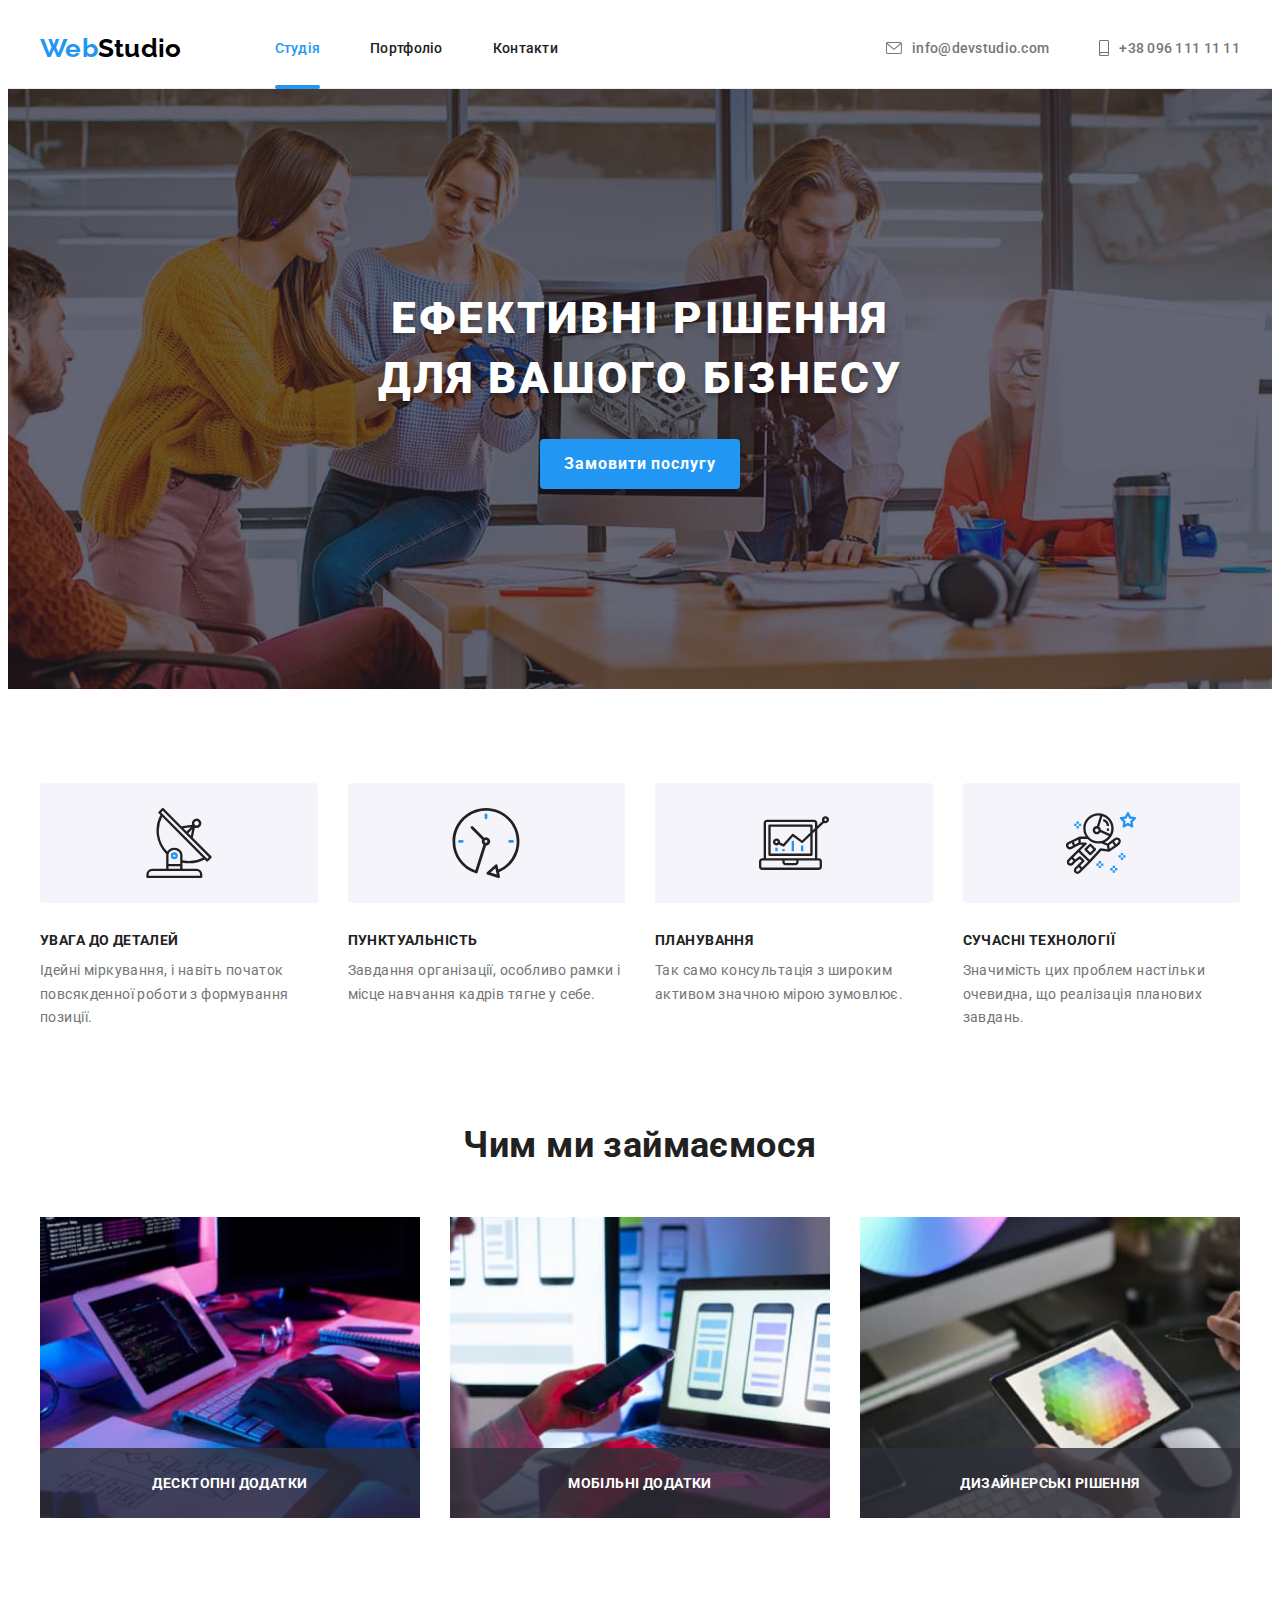
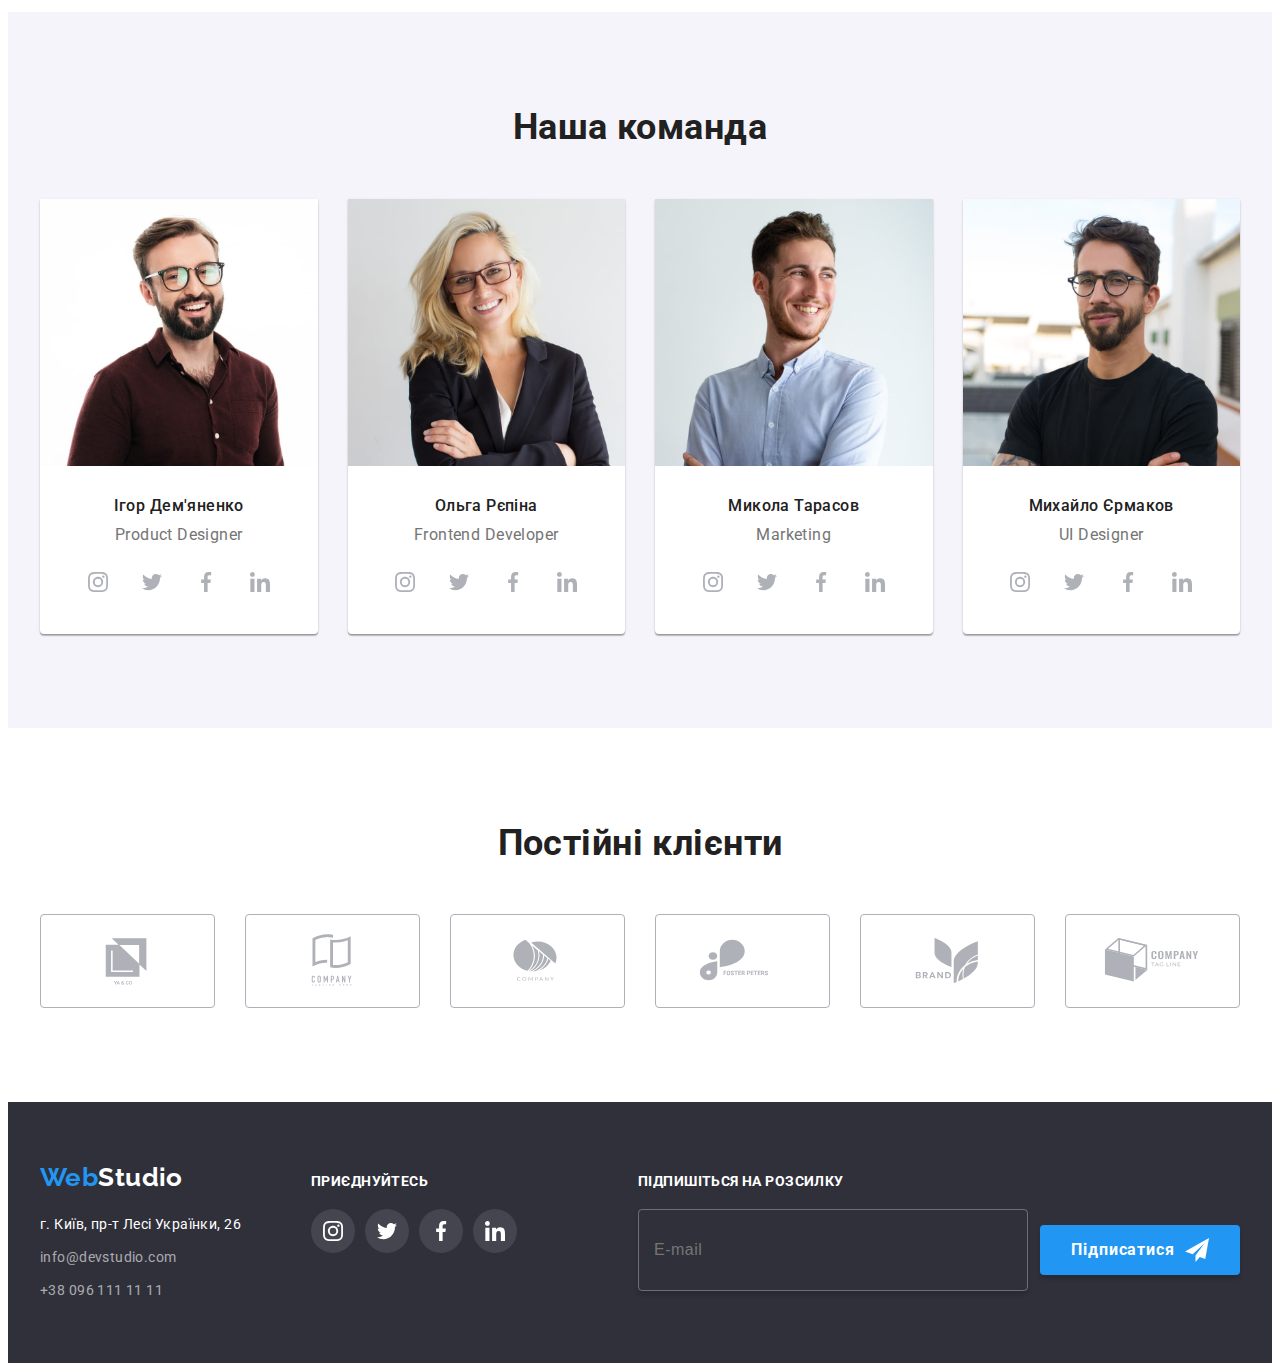
<file: index.html>
<!DOCTYPE html>
<html lang="uk">
  <head>
    <meta charset="UTF-8" />
    <meta http-equiv="X-UA-Compatible" content="IE=edge" />
    <meta name="viewport" content="width=device-width, initial-scale=1.0" />
    <title>Студія</title>

    <!-- fonts start -->

    <link rel="preconnect" href="https://fonts.googleapis.com" />
    <link rel="preconnect" href="https://fonts.gstatic.com" crossorigin />
    <link
      href="https://fonts.googleapis.com/css2?family=Raleway:wght@700&family=Roboto:wght@400;500;700;900&display=swap"
      rel="stylesheet"
    />

    <!-- fonts end -->

    <!-- normalize start -->

    <link
      rel="stylesheet"
      href="https://cdnjs.cloudflare.com/ajax/libs/modern-normalize/1.1.0/modern-normalize.min.css"
      integrity="sha512-wpPYUAdjBVSE4KJnH1VR1HeZfpl1ub8YT/NKx4PuQ5NmX2tKuGu6U/JRp5y+Y8XG2tV+wKQpNHVUX03MfMFn9Q=="
      crossorigin="anonymous"
      referrerpolicy="no-referrer"
    />

    <!-- normalize end -->

    <!-- styles start -->

    <link rel="stylesheet" href="./css/main.min.css" />
    
    <!-- styles end -->
  </head>

  <body>
    <!-- Header section -->
    <header class="header">
      <div class="container header__container">
        <a class="logo link" href="">
          Web<span class="logo__header">Studio</span></a>
        <nav class="nav">
          <ul class="nav__list list">
            <li>
              <a class="nav__link nav--current link" href="">Студія</a>
            </li>
            <li>
              <a class="nav__link link" href="portfolio.html">Портфоліо</a>
            </li>
            <li>
              <a class="nav__link link" href="">Контакти</a>
            </li>
          </ul>
        </nav>

        <ul class="contacts header__contacts list">
          <li class="">
            <a
              class="contacts__link link contacts--position"
              href="mailto:info@devstudio.com"
              aria-label="електронна пошта"
            >
              <svg class="icon" width="16" height="12">
                <use href="./images/icons.svg#email"></use>
              </svg>
              info@devstudio.com</a
            >
          </li>
          <li class="">
            <a
              class="contacts__link link contacts--position"
              href="tel:+380961111111"
              aria-label="номер телефону"
            >
              <svg class="icon" width="10" height="16">
                <use href="./images/icons.svg#smartphone"></use></svg
              >+38 096 111 11 11</a
            >
          </li>
        </ul>
      </div>
    </header>
    <!-- Main section -->
    <main>
      <!-- Hero section -->
      <section class="hero hero--position">
        <h1 class="hero__title hero__title--position">Ефективні рішення для&nbsp;вашого бізнесу</h1>
        <button class="basic-btn basic-btn--position" type="button" data-modal-open>
          Замовити послугу
        </button>
      </section>
      <!-- Вenefits section -->
      <section class="section">
        <div class="container">
          <h2 class="visually-hidden">Наші переваги</h2>

          <ul class="benefits list card-set">
            <li class="benefits__item card-item">
              <div class="benefits__icon benefits__icon--position">
                <svg width="70" height="70">
                  <use href="./images/icons.svg#antenna"></use>
                </svg>
              </div>
              <h3 class="benefits__title benefits__title--position">увага до деталей</h3>
              <p class="">
                Ідейні міркування, і навіть початок повсякденної роботи з
                формування позиції.
              </p>
            </li>
            <li class="benefits__item card-item">
              <div class="benefits__icon benefits__icon--position">
                <svg width="70" height="70">
                  <use href="./images/icons.svg#clock"></use>
                </svg>
              </div>
              <h3 class="benefits__title benefits__title--position">Пунктуальність</h3>
              <p class="">
                Завдання організації, особливо рамки і місце навчання кадрів
                тягне у себе.
              </p>
            </li>
            <li class="benefits__item card-item">
              <div class="benefits__icon benefits__icon--position">
                <svg width="70" height="70">
                  <use href="./images/icons.svg#diagram"></use>
                </svg>
              </div>
              <h3 class="benefits__title benefits__title--position">Планування</h3>
              <p class="">
                Так само консультація з широким активом значною мірою зумовлює.
              </p>
            </li>
            <li class="benefits__item card-item">
              <div class="benefits__icon benefits__icon--position">
                <svg width="70" height="70">
                  <use href="./images/icons.svg#astronaut"></use>
                </svg>
              </div>
              <h3 class="benefits__title benefits__title--position">Сучасні технології</h3>
              <p class="">
                Значимість цих проблем настільки очевидна, що реалізація
                планових завдань.
              </p>
            </li>
          </ul>
        </div>
      </section>
      <!-- Services section -->
      <section class="section services">
        <div class="container">
          <h2 class="section__title section__title--position">Чим ми займаємося</h2>
          <ul class="list card-set">
            <li class="card-item">
              <div class="services__card">
                <img
                  class=""
                  src="./images/service/img-1.jpg"
                  alt="Розробка сайту"
                  width="370"
                  height="294"
                />
                <p class="services__description">Десктопні додатки</p>
              </div>
            </li>
            <li class="card-item">
              <div class="services__card">
                <img
                  class=""
                  src="./images/service/img-2.jpg"
                  alt="Розробка мобільного додатку"
                  width="370"
                  height="294"
                />
                <p class="services__description">Мобільні додатки</p>
              </div>
            </li>
            <li class="card-item">
              <div class="services__card">
                <img
                  class=""
                  src="./images/service/img-3.jpg"
                  alt="Розробка дизайну"
                  width="370"
                  height="294"
                />
                <p class="services__description">Дизайнерські рішення</p>
              </div>
            </li>
          </ul>
        </div>
      </section>
      <!-- Team section -->
      <section class="section team__section">
        <div class="container">
          <h2 class="section__title section__title--position">Наша команда</h2>
          <ul class="team list card-set">
            <li class="team__item card-item">
              <img
                class=""
                src="./images/team/img1-ihor-demіanenko.jpg"
                alt="Ігор Дем'яненко"
                width="270"
                height="260"
              />
              <div class="team__description">
                <h3 class="team__person team__person--position">Ігор Дем'яненко</h3>
                <p class="team__work team__work--position" lang="en">Product Designer</p>
                <ul class="socials list">
                  <li class="">
                    <a
                      class="link social-link"
                      href=""
                      target="_blank"
                      rel="noopener noreferrer"
                      aria-label="іконка Instagram"
                    >
                      <svg class="icon" width="20" height="20">
                        <use href="./images/icons.svg#instagram"></use>
                      </svg>
                    </a>
                  </li>
                  <li class="">
                    <a
                      class="link social-link"
                      href=""
                      target="_blank"
                      rel="noopener noreferrer"
                      aria-label="іконка Twitter"
                    >
                      <svg class="icon" width="20" height="20">
                        <use href="./images/icons.svg#twitter"></use>
                      </svg>
                    </a>
                  </li>
                  <li class="">
                    <a
                      class="link social-link"
                      href=""
                      target="_blank"
                      rel="noopener noreferrer"
                      aria-label="іконка Facebook"
                    >
                      <svg class="icon" width="20" height="20">
                        <use href="./images/icons.svg#facebook"></use>
                      </svg>
                    </a>
                  </li>
                  <li class="">
                    <a
                      class="link social-link"
                      href=""
                      target="_blank"
                      rel="noopener noreferrer"
                      aria-label="іконка Linkedin"
                    >
                      <svg class="icon" width="20" height="20">
                        <use href="./images/icons.svg#linkedin"></use>
                      </svg>
                    </a>
                  </li>
                </ul>
              </div>
            </li>
            <li class="team__item card-item">
              <img
                class=""
                src="./images/team/img2-olga-repina.jpg"
                alt="Ольга Рєпіна"
                width="270"
                height="260"
              />
              <div class="team__description">
                <h3 class="team__person team__person--position">Ольга Рєпіна</h3>
                <p class="team__work team__work--position" lang="en">Frontend Developer</p>
                <ul class="socials list">
                  <li class="">
                    <a
                      class="link social-link"
                      href=""
                      target="_blank"
                      rel="noopener noreferrer"
                      aria-label="іконка Instagram"
                    >
                      <svg class="icon" width="20" height="20">
                        <use href="./images/icons.svg#instagram"></use>
                      </svg>
                    </a>
                  </li>
                  <li class="">
                    <a
                      class="link social-link"
                      href=""
                      target="_blank"
                      rel="noopener noreferrer"
                      aria-label="іконка Twitter"
                    >
                      <svg class="icon" width="20" height="20">
                        <use href="./images/icons.svg#twitter"></use>
                      </svg>
                    </a>
                  </li>
                  <li class="">
                    <a
                      class="link social-link"
                      href=""
                      target="_blank"
                      rel="noopener noreferrer"
                      aria-label="іконка Facebook"
                    >
                      <svg class="icon" width="20" height="20">
                        <use href="./images/icons.svg#facebook"></use>
                      </svg>
                    </a>
                  </li>
                  <li class="">
                    <a
                      class="link social-link"
                      href=""
                      target="_blank"
                      rel="noopener noreferrer"
                      aria-label="іконка Linkedin"
                    >
                      <svg class="icon" width="20" height="20">
                        <use href="./images/icons.svg#linkedin"></use>
                      </svg>
                    </a>
                  </li>
                </ul>
              </div>
            </li>
            <li class="team__item card-item">
              <img
                class=""
                src="./images/team/img3-nilkolai-tarasov.jpg"
                alt="Микола Тарасов"
                width="270"
                height="260"
              />
              <div class="team__description">
                <h3 class="team__person team__person--position">Микола Тарасов</h3>
                <p class="team__work team__work--position" lang="en">Marketing</p>
                <ul class="socials list">
                  <li class="">
                    <a
                      class="link social-link"
                      href=""
                      target="_blank"
                      rel="noopener noreferrer"
                      aria-label="іконка Instagram"
                    >
                      <svg class="icon" width="20" height="20">
                        <use href="./images/icons.svg#instagram"></use>
                      </svg>
                    </a>
                  </li>
                  <li class="">
                    <a
                      class="link social-link"
                      href=""
                      target="_blank"
                      rel="noopener noreferrer"
                      aria-label="іконка Twitter"
                    >
                      <svg class="icon" width="20" height="20">
                        <use href="./images/icons.svg#twitter"></use>
                      </svg>
                    </a>
                  </li>
                  <li class="">
                    <a
                      class="link social-link"
                      href=""
                      target="_blank"
                      rel="noopener noreferrer"
                      aria-label="іконка Facebook"
                    >
                      <svg class="icon" width="20" height="20">
                        <use href="./images/icons.svg#facebook"></use>
                      </svg>
                    </a>
                  </li>
                  <li class="">
                    <a
                      class="link social-link"
                      href=""
                      target="_blank"
                      rel="noopener noreferrer"
                      aria-label="іконка Linkedin"
                    >
                      <svg class="icon" width="20" height="20">
                        <use href="./images/icons.svg#linkedin"></use>
                      </svg>
                    </a>
                  </li>
                </ul>
              </div>
            </li>
            <li class="team__item card-item">
              <img
                class=""
                src="./images/team/img4-mikhail-ermakov.jpg"
                alt="Михайло Єрмаков"
                width="270"
                height="260"
              />
              <div class="team__description">
                <h3 class="team__person team__person--position">Михайло Єрмаков</h3>
                <p class="team__work team__work--position" lang="en">UI Designer</p>
                <ul class="socials list">
                  <li class="">
                    <a
                      class="link social-link"
                      href=""
                      target="_blank"
                      rel="noopener noreferrer"
                      aria-label="іконка Instagram"
                    >
                      <svg class="icon" width="20" height="20">
                        <use href="./images/icons.svg#instagram"></use>
                      </svg>
                    </a>
                  </li>
                  <li class="">
                    <a
                      class="link social-link"
                      href=""
                      target="_blank"
                      rel="noopener noreferrer"
                      aria-label="іконка Twitter"
                    >
                      <svg class="icon" width="20" height="20">
                        <use href="./images/icons.svg#twitter"></use>
                      </svg>
                    </a>
                  </li>
                  <li class="">
                    <a
                      class="link social-link"
                      href=""
                      target="_blank"
                      rel="noopener noreferrer"
                      aria-label="іконка Facebook"
                    >
                      <svg class="icon" width="20" height="20">
                        <use href="./images/icons.svg#facebook"></use>
                      </svg>
                    </a>
                  </li>
                  <li class="">
                    <a
                      class="link social-link"
                      href=""
                      target="_blank"
                      rel="noopener noreferrer"
                      aria-label="іконка Linkedin"
                    >
                      <svg class="icon" width="20" height="20">
                        <use href="./images/icons.svg#linkedin"></use>
                      </svg>
                    </a>
                  </li>
                </ul>
              </div>
            </li>
          </ul>
        </div>
      </section>
      <!-- Clients section -->
      <section class="section">
        <div class="container">
          <h2 class="section__title section__title--position">Постійні клієнти</h2>

          <ul class="list clients card-set">
            <li class="card-item">
              <a
                class="link clients__link"
                href=""
                target="_blank"
                rel="noopener noreferrer"
                aria-label="Логотип Компании"
              >
                <svg class="icon" width="106" height="60">
                  <use href="./images/icons.svg#Logo-1"></use>
                </svg>
              </a>
            </li>
            <li class="card-item">
              <a
                class="link clients__link"
                href=""
                target="_blank"
                rel="noopener noreferrer"
                aria-label="Логотип Компании"
              >
                <svg class="icon" width="106" height="60">
                  <use href="./images/icons.svg#Logo-2"></use>
                </svg>
              </a>
            </li>
            <li class="card-item">
              <a
                class="link clients__link"
                href=""
                target="_blank"
                rel="noopener noreferrer"
                aria-label="Логотип Компании"
              >
                <svg class="icon" width="106" height="60">
                  <use href="./images/icons.svg#Logo-3"></use>
                </svg>
              </a>
            </li>
            <li class="card-item">
              <a
                class="link clients__link"
                href=""
                target="_blank"
                rel="noopener noreferrer"
                aria-label="Логотип Компании"
              >
                <svg class="icon" width="106" height="60">
                  <use href="./images/icons.svg#Logo-4"></use>
                </svg>
              </a>
            </li>

            <li class="card-item">
              <a
                class="link clients__link"
                href=""
                target="_blank"
                rel="noopener noreferrer"
                aria-label="Логотип Компании"
              >
                <svg class="icon" width="106" height="60">
                  <use href="./images/icons.svg#Logo-5"></use>
                </svg>
              </a>
            </li>
            <li class="card-item">
              <a
                class="link clients__link"
                href=""
                target="_blank"
                rel="noopener noreferrer"
                aria-label="Логотип Компании"
              >
                <svg class="icon" width="106" height="60">
                  <use href="./images/icons.svg#Logo-6"></use>
                </svg>
              </a>
            </li>
          </ul>
        </div>
      </section>
    </main>
    <!-- Footer section -->
    <footer class="footer">
      <div class="container footer__info">
        <div>
          <a class="logo link logo--position" href="">Web<span class="logo__footer">Studio</span></a>
          <address class="footer__address">
            <ul class="list">
              <li class="footer__item--position">
                <a class="link footer--select" href="https://goo.gl/maps/yXEjWvyn9w8dMvCx5" target="_blank" rel="noopener noreferrer">г.
                  Київ, пр-т Лесі Українки, 26</a>
              </li>
              <li class="footer__item--position">
                <a class="footer--contact link footer--select" href="mailto:info@devstudio.com">info@devstudio.com</a>
              </li>
              <li class="footer__item--position">
                <a class="footer--contact link footer--select" href="tel:++380961111111">+38 096 111 11 11</a>
              </li>
            </ul>
          </address>
        </div>
        <div>
          <strong class="slogan slogan--position">приєднуйтесь</strong>
          <ul class="socials list">
            <li class="">
              <a class="link social-link" href="" target="_blank" rel="noopener noreferrer" aria-label="іконка Instagram">
                <svg class="icon" width="20" height="20">
                  <use href="./images/icons.svg#instagram"></use>
                </svg>
              </a>
            </li>
            <li class="">
              <a class="link social-link" href="" target="_blank" rel="noopener noreferrer" aria-label="іконка Twitter">
                <svg class="icon" width="20" height="20">
                  <use href="./images/icons.svg#twitter"></use>
                </svg>
              </a>
            </li>
            <li class="">
              <a class="link social-link" href="" target="_blank" rel="noopener noreferrer" aria-label="іконка Facebook">
                <svg class="icon" width="20" height="20">
                  <use href="./images/icons.svg#facebook"></use>
                </svg>
              </a>
            </li>
            <li class="">
              <a class="link social-link" href="" target="_blank" rel="noopener noreferrer" aria-label="іконка Linkedin">
                <svg class="icon" width="20" height="20">
                  <use href="./images/icons.svg#linkedin"></use>
                </svg>
              </a>
            </li>
          </ul>
        </div>
        <div class="subscribe--position">
          <strong class="slogan slogan--position">підпишіться на розсилку</strong>
          <form class="subscribe" name="subscribe-form" autocomplete="off">
            <input 
            class="subscribe__user-mail subscribe__user-mail--position" 
            type="email" 
            name="subscribe-user-mail" 
            placeholder="E-mail" required />
            <button class="basic-btn basic-btn--icon" type="submit">
              Підписатися
              <svg class="icon" width="24" height="24">
                <use href="./images/icons.svg#icon-send"></use>
              </svg>
            </button>
          </form>
        </div>
      </div>
    </footer>
    <!-- Modal window -->
    <div class="backdrop is-hidden" data-modal>
      <div class="modal">
        <button class="modal-btn" type="button" data-modal-close>
          <svg class="icon" width="18" height="18">
            <use href="./images/icons.svg#close"></use>
          </svg>
        </button>

        <form class="register" name="register-form" autocomplete="off">
          <strong class="register__title register__title--position"
            >Залиште свої дані, ми вам передзвонимо</strong
          >

          <div class="register__contacts--position" role="group">
            <label class="register__label--position">
              <span class="register__name register__name--position">Ім'я</span>
              <span class="register--wrap">
                <input
                  class="register__input"
                  type="text"
                  name="user-name"
                  minlength="3"
                />
                <svg class="register__icon" width="18" height="18">
                  <use href="./images/icons.svg#user-person"></use>
                </svg>
              </span>
            </label>
            <label class="register__label--position">
             <span class="register__name register__name--position">Телефон</span>
              <span class="register--wrap">
                <input
                  class="register__input"
                  type="tel"
                  name="user-phone"
                  autofocus
                  required
                />
                <svg class="register__icon" width="18" height="18">
                  <use href="./images/icons.svg#user-phone"></use>
                </svg>
              </span>
            </label>
            <label class="register__label--position">
              <span class="register__name register__name--position">Пошта</span>
              <span class="register--wrap">
                <input
                  class="register__input"
                  type="email"
                  name="user-mail"
                  required
                />
                <svg class="register__icon" width="18" height="18">
                  <use href="./images/icons.svg#user-mail"></use>
                </svg>
              </span>
            </label>
            <label class="register__label--position">
              <span class="register__name register__name--position">Коментар</span>
              <textarea
                class="register__comment"
                name="user-comment"
                rows="5"
                placeholder="Введіть текст"></textarea>
            </label>
          </div>
          <label class="agreement agreement--position">
            <input
              class="agreement__check visually-hidden"
              type="checkbox"
              name="user-agreement"
            />
            <svg class="agreement__icon" width="16" height="15">
              <use
                class="agreement__icon--uncheck"
                href="./images/icons.svg#icon-uncheck"
              ></use>
              <use
                class="agreement__icon--check"
                href="./images/icons.svg#icon-check"
              ></use>
            </svg>
            <span class="agreement__text">
              Погоджуюся з розсилкою та приймаю
              <a
                class="agreement__link"
                href=""
                target="_blank"
                rel="noopener noreferrer"
              >
                Умови договору
              </a></span
            >
          </label>
          <button class="basic-btn basic-btn--position" type="submit">Відправити</button>
        </form>
      </div>
    </div>
    <script src="./js/modal.js"></script>
  </body>
</html>
</file>
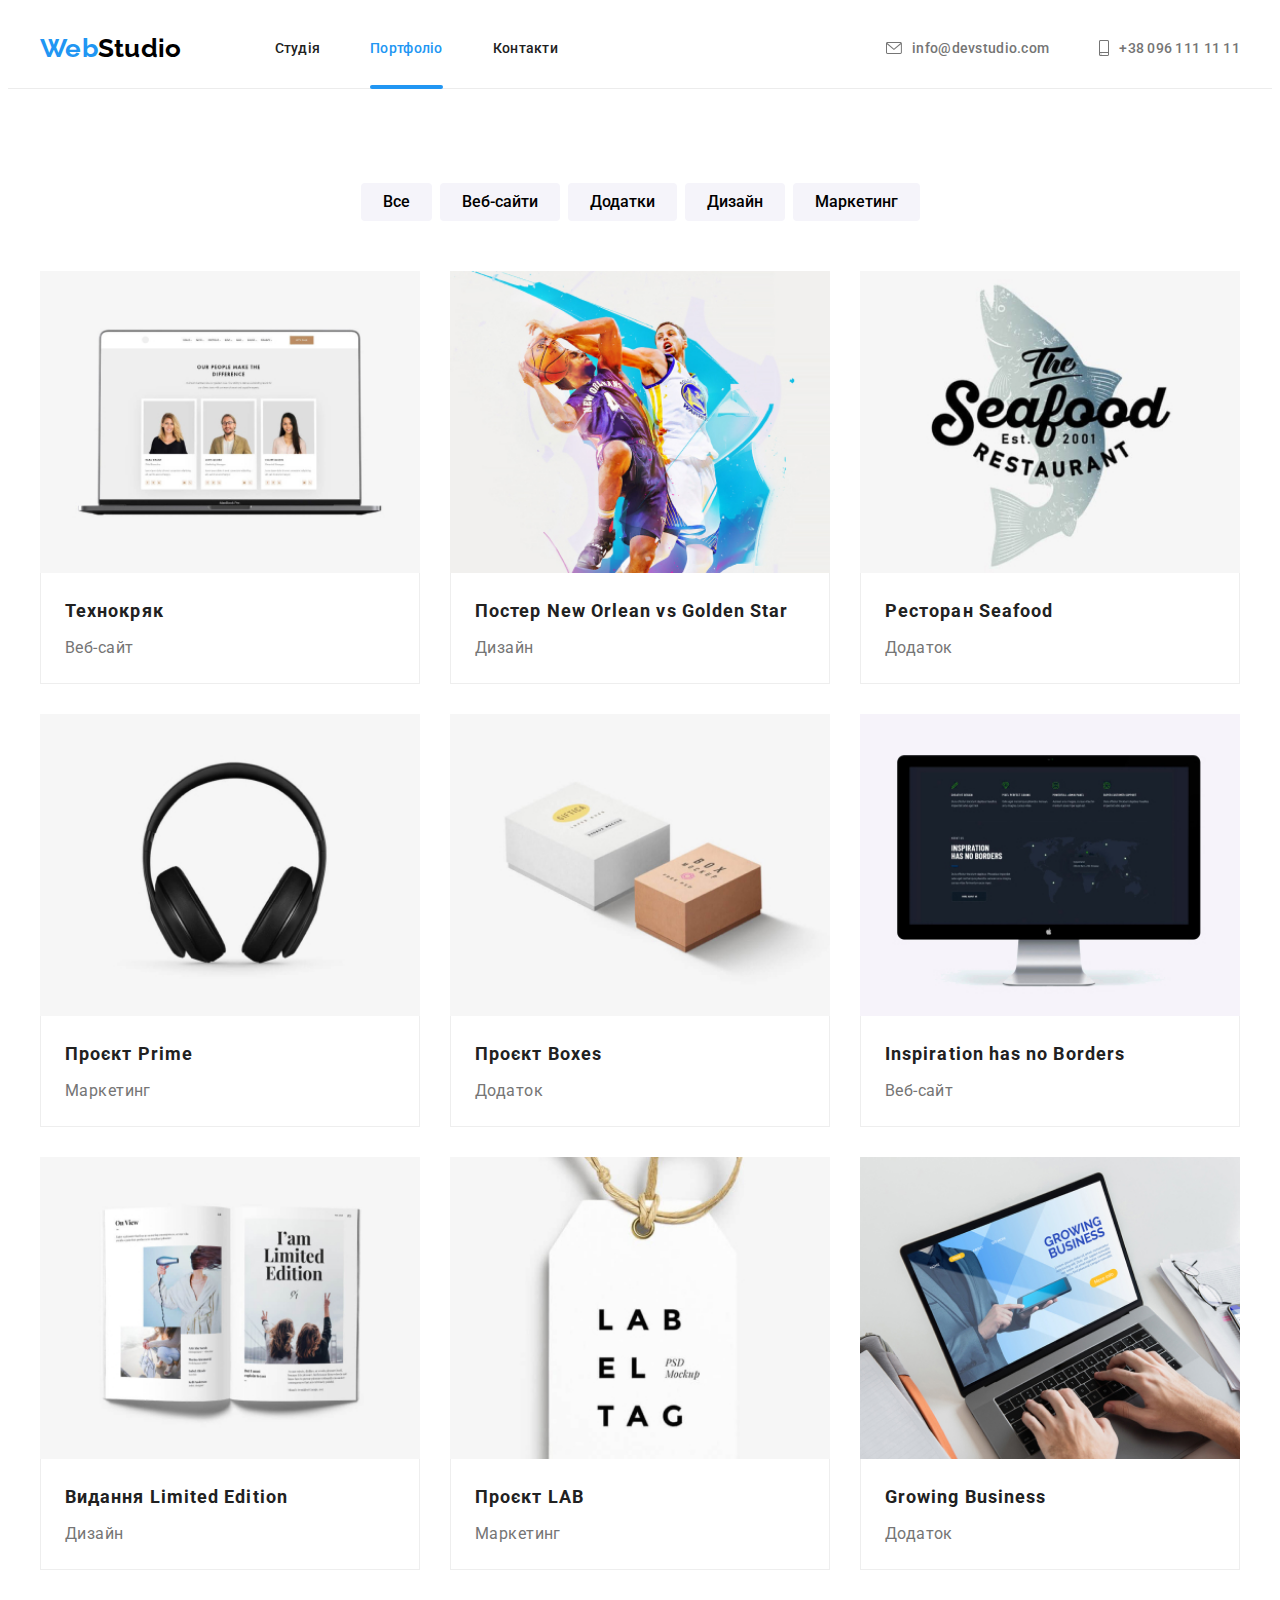
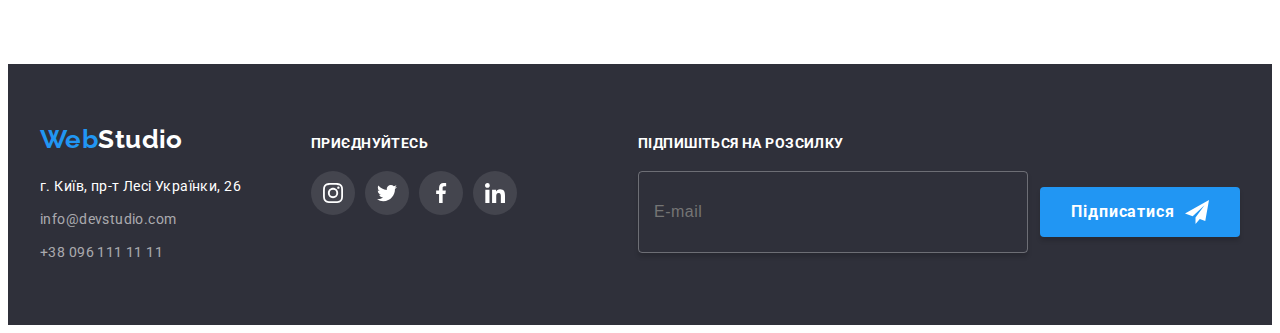
<file: portfolio.html>
<!DOCTYPE html>
<html lang="uk">

<head>
  <meta charset="UTF-8" />
  <meta http-equiv="X-UA-Compatible" content="IE=edge" />
  <meta name="viewport" content="width=device-width, initial-scale=1.0" />
  <title>Портфоліо</title>

  <!-- fonts start -->
  <link rel="preconnect" href="https://fonts.googleapis.com" />
  <link rel="preconnect" href="https://fonts.gstatic.com" crossorigin />
  <link href="https://fonts.googleapis.com/css2?family=Raleway:wght@700&family=Roboto:wght@400;500;700;900&display=swap"
    rel="stylesheet" />
  <!-- fonts end -->

  <!-- normalize start -->
  <link rel="stylesheet" href="https://cdnjs.cloudflare.com/ajax/libs/modern-normalize/1.1.0/modern-normalize.min.css"
    integrity="sha512-wpPYUAdjBVSE4KJnH1VR1HeZfpl1ub8YT/NKx4PuQ5NmX2tKuGu6U/JRp5y+Y8XG2tV+wKQpNHVUX03MfMFn9Q=="
    crossorigin="anonymous" referrerpolicy="no-referrer" />

  <!-- normalize end -->

  <!-- styles start -->

  <link rel="stylesheet" href="./css/main.min.css" />

  <!-- styles end -->
  
</head>

<body>
  <!-- Header section -->
  <header class="header">
    <div class="container header__container">
      <a class="logo link" href="">
        Web<span class="logo__header">Studio</span></a>
      <nav class="nav">
        <ul class="nav__list list">
          <li>
            <a class="nav__link link" href="index.html">Студія</a>
          </li>
          <li>
            <a class="nav__link nav--current link" href="">Портфоліо</a>
          </li>
          <li>
            <a class="nav__link link" href="">Контакти</a>
          </li>
        </ul>
      </nav>

      <ul class="contacts header__contacts list">
        <li class="">
          <a
            class="contacts__link link contacts--position"
            href="mailto:info@devstudio.com"
            aria-label="електронна пошта"
          >
            <svg class="icon" width="16" height="12">
              <use href="./images/icons.svg#email"></use>
            </svg>
            info@devstudio.com</a
          >
        </li>
        <li class="">
          <a
            class="contacts__link link contacts--position"
            href="tel:+380961111111"
            aria-label="номер телефону"
          >
            <svg class="icon" width="10" height="16">
              <use href="./images/icons.svg#smartphone"></use></svg
            >+38 096 111 11 11</a
          >
        </li>
      </ul>
    </div>
  </header>
  <!-- Portfolio section -->
  <main>
    <section class="section">
      <div class="container">
        <h1 class="visually-hidden">Наші роботи</h1>
        <ul class="list filter filter--positon">
          <li><button class="filter-btn" type="button">Все</button></li>
          <li><button class="filter-btn" type="button">Веб-сайти</button></li>
          <li>
            <button class="filter-btn" type="button">Додатки</button>
          </li>
          <li><button class="filter-btn" type="button">Дизайн</button></li>
          <li><button class="filter-btn" type="button">Маркетинг</button></li>
        </ul>
        <ul class="list card-set">
          <li class="card-item">
            <a class="link project__link" href="">
              <div class="project__description">
                <img src="./images/project/img-1.jpg" alt="Веб-сайт Технокряк" width="370" height="294" />
                <div class="project__overlay">
                  <p class="project__text">
                    Ресурс пропонує комплексні пропозиції з різним рівнем
                    функціоналу та сервісів. Все це дозволить відвідувачу
                    отримати вичерпні відомості про компанію чи приватну
                    особу.
                  </p>
                </div>
              </div>
              <div class="project__caption">
                <h2 class="project__name project__name--position">Технокряк</h2>
                <p class="project__kind">Веб-сайт</p>
              </div>
            </a>
          </li>
          <li class="card-item">
            <a class="link project__link" href="">
              <div class="project__description">
                <img src="./images/project/img-2.jpg" alt="Постер Гра в баскетбол" width="370" height="294" />
                <div class="project__overlay">
                  <p class="project__text">
                    Ресурс пропонує комплексні пропозиції з різним рівнем
                    функціоналу та сервісів. Все це дозволить відвідувачу
                    отримати вичерпні відомості про компанію чи приватну
                    особу.
                  </p>
                </div>
              </div>
              <div class="project__caption">
                <h2 class="project__name project__name--position">
                  Постер <span lang="en">New Orlean vs Golden Star</span>
                </h2>
                <p class="project__kind">Дизайн</p>
              </div>
            </a>
          </li>
          <li class="card-item">
            <a class="link project__link" href="">
              <div class="project__description">
                <img src="./images/project/img-3.jpg" alt="Додаток для рибного ресторану" width="370" height="294" />
                <div class="project__overlay">
                  <p class="project__text">
                    Ресурс пропонує комплексні пропозиції з різним рівнем
                    функціоналу та сервісів. Все це дозволить відвідувачу
                    отримати вичерпні відомості про компанію чи приватну
                    особу.
                  </p>
                </div>
              </div>
              <div class="project__caption">
                <h2 class="project__name project__name--position">
                  Ресторан <span lang="en">Seafood</span>
                </h2>
                <p class="project__kind">Додаток</p>
              </div>
            </a>
          </li>
          <li class="card-item">
            <a class="link project__link" href="">
              <div class="project__description">
                <img src="./images/project/img-4.jpg" alt="Маркетинг магазину електроніки" width="370" height="294" />
                <div class="project__overlay">
                  <p class="project__text">
                    Ресурс пропонує комплексні пропозиції з різним рівнем
                    функціоналу та сервісів. Все це дозволить відвідувачу
                    отримати вичерпні відомості про компанію чи приватну
                    особу.
                  </p>
                </div>
              </div>
              <div class="project__caption">
                <h2 class="project__name project__name--position">
                  Проєкт <span lang="en">Prime</span>
                </h2>
                <p class="project__kind">Маркетинг</p>
              </div>
            </a>
          </li>
          <li class="card-item">
            <a class="link project__link" href="">
              <div class="project__description">
                <img src="./images/project/img-5.jpg" alt="Додаток Коробочки" width="370" height="294" />
                <div class="project__overlay">
                  <p class="project__text">
                    Ресурс пропонує комплексні пропозиції з різним рівнем
                    функціоналу та сервісів. Все це дозволить відвідувачу
                    отримати вичерпні відомості про компанію чи приватну
                    особу.
                  </p>
                </div>
              </div>
              <div class="project__caption">
                <h2 class="project__name project__name--position">
                  Проєкт <span lang="en">Boxes</span>
                </h2>
                <p class="project__kind">Додаток</p>
              </div>
            </a>
          </li>
          <li class="card-item">
            <a class="link project__link" href="">
              <div class="project__description">
                <img src="./images/project/img-6.jpg" alt="Веб-сайт Натхнення без меж" width="370" height="294" />
                <div class="project__overlay">
                  <p class="project__text">
                    Ресурс пропонує комплексні пропозиції з різним рівнем
                    функціоналу та сервісів. Все це дозволить відвідувачу
                    отримати вичерпні відомості про компанію чи приватну
                    особу.
                  </p>
                </div>
              </div>
              <div class="project__caption">
                <h2 class="project__name project__name--position" lang="en">
                  Inspiration has no Borders
                </h2>
                <p class="project__kind">Веб-сайт</p>
              </div>
            </a>
          </li>
          <li class="card-item">
            <a class="link project__link" href="">
              <div class="project__description">
                <img src="./images/project/img-7.jpg" alt="Дизайн журналу" width="370" height="294" />
                <div class="project__overlay">
                  <p class="project__text">
                    Ресурс пропонує комплексні пропозиції з різним рівнем
                    функціоналу та сервісів. Все це дозволить відвідувачу
                    отримати вичерпні відомості про компанію чи приватну
                    особу.
                  </p>
                </div>
              </div>
              <div class="project__caption">
                <h2 class="project__name project__name--position">
                  Видання <span lang="en">Limited Edition</span>
                </h2>
                <p class="project__kind">Дизайн</p>
              </div>
            </a>
          </li>
          <li class="card-item">
            <a class="link project__link" href="">
              <div class="project__description">
                <img src="./images/project/img-8.jpg" alt="Маркетинг проєкту" width="370" height="294" />
                <div class="project__overlay">
                  <p class="project__text">
                    Ресурс пропонує комплексні пропозиції з різним рівнем
                    функціоналу та сервісів. Все це дозволить відвідувачу
                    отримати вичерпні відомості про компанію чи приватну
                    особу.
                  </p>
                </div>
              </div>
              <div class="project__caption">
                <h2 class="project__name project__name--position">
                  Проєкт <span lang="en">LAB</span>
                </h2>
                <p class="project__kind">Маркетинг</p>
              </div>
            </a>
          </li>
          <li class="card-item">
            <a class="link project__link" href="">
              <div class="project__description">
                <img src="./images/project/img-9.jpg" alt="Додаток для розвитку бізнесу" width="370" height="294" />
                <div class="project__overlay">
                  <p class="project__text">
                    Ресурс пропонує комплексні пропозиції з різним рівнем
                    функціоналу та сервісів. Все це дозволить відвідувачу
                    отримати вичерпні відомості про компанію чи приватну
                    особу.
                  </p>
                </div>
              </div>
              <div class="project__caption">
                <h2 class="project__name project__name--position" lang="en">Growing Business</h2>
                <p class="project__kind">Додаток</p>
              </div>
            </a>
          </li>
        </ul>
      </div>
    </section>
  </main>

  <!-- Footer section -->
  <footer class="footer">
    <div class="container footer__info">
      <div>
        <a class="logo link logo--position" href="">Web<span class="logo__footer">Studio</span></a>
        <address class="footer__address">
          <ul class="list">
            <li class="footer__item--position">
              <a class="link footer--select" href="https://goo.gl/maps/yXEjWvyn9w8dMvCx5" target="_blank" rel="noopener noreferrer">г.
                Київ, пр-т Лесі Українки, 26</a>
            </li>
            <li class="footer__item--position">
              <a class="footer--contact link footer--select" href="mailto:info@devstudio.com">info@devstudio.com</a>
            </li>
            <li class="footer__item--position">
              <a class="footer--contact link footer--select" href="tel:++380961111111">+38 096 111 11 11</a>
            </li>
          </ul>
        </address>
      </div>
      <div>
        <strong class="slogan slogan--position">приєднуйтесь</strong>
        <ul class="socials list">
          <li class="">
            <a class="link social-link" href="" target="_blank" rel="noopener noreferrer" aria-label="іконка Instagram">
              <svg class="icon" width="20" height="20">
                <use href="./images/icons.svg#instagram"></use>
              </svg>
            </a>
          </li>
          <li class="">
            <a class="link social-link" href="" target="_blank" rel="noopener noreferrer" aria-label="іконка Twitter">
              <svg class="icon" width="20" height="20">
                <use href="./images/icons.svg#twitter"></use>
              </svg>
            </a>
          </li>
          <li class="">
            <a class="link social-link" href="" target="_blank" rel="noopener noreferrer" aria-label="іконка Facebook">
              <svg class="icon" width="20" height="20">
                <use href="./images/icons.svg#facebook"></use>
              </svg>
            </a>
          </li>
          <li class="">
            <a class="link social-link" href="" target="_blank" rel="noopener noreferrer" aria-label="іконка Linkedin">
              <svg class="icon" width="20" height="20">
                <use href="./images/icons.svg#linkedin"></use>
              </svg>
            </a>
          </li>
        </ul>
      </div>
      <div class="subscribe--position">
        <strong class="slogan slogan--position">підпишіться на розсилку</strong>
        <form class="subscribe" name="subscribe-form" autocomplete="off">
          <input 
          class="subscribe__user-mail subscribe__user-mail--position" 
          type="email" 
          name="subscribe-user-mail" 
          placeholder="E-mail" required />
          <button class="basic-btn basic-btn--icon" type="submit">
            Підписатися
            <svg class="icon" width="24" height="24">
              <use href="./images/icons.svg#icon-send"></use>
            </svg>
          </button>
        </form>
      </div>
    </div>
  </footer>
</body>

</html>
</file>
<file: css/main.min.css>
:root{--card-gap: 30px;--card-item: 3}.visually-hidden{position:absolute;width:1px;height:1px;margin:-1px;border:0;padding:0;white-space:nowrap;-webkit-clip-path:inset(100%);clip-path:inset(100%);clip:rect(0 0 0 0);overflow:hidden}.is-hidden{opacity:0;visibility:hidden;pointer-events:none}body{font-family:"Roboto",sans-serif;color:#757575;font-size:14px;line-height:1.71;letter-spacing:.03em}.link{text-decoration:none;color:currentColor}.list{list-style:none;padding:0;margin:0}h1,h2,h3,h4,h5,h6,p{margin:0}img{display:block;min-width:100%;height:auto}input{padding:0}.card-set{display:-webkit-box;display:-ms-flexbox;display:flex;-ms-flex-wrap:wrap;flex-wrap:wrap;gap:var(--card-gap)}.card-item{-ms-flex-preferred-size:calc((100% - (var(--card-item) - 1)*var(--card-gap))/var(--card-item));flex-basis:calc((100% - (var(--card-item) - 1)*var(--card-gap))/var(--card-item))}.container{width:1200px;padding-left:15px;padding-right:15px;margin-left:auto;margin-right:auto}.section{padding-top:94px;padding-bottom:94px}.section__title{font-size:36px;line-height:1.17;text-align:center;color:#212121}.section__title--position{margin-bottom:50px}.basic-btn{display:-webkit-box;display:-ms-flexbox;display:flex;-webkit-box-pack:center;-ms-flex-pack:center;justify-content:center;-webkit-box-align:center;-ms-flex-align:center;align-items:center;min-width:200px;min-height:50px;font-family:inherit;font-weight:700;font-size:16px;line-height:1.88;letter-spacing:.06em;color:#fff;background:#2196f3;-webkit-box-shadow:0px 4px 4px rgba(0,0,0,.15);box-shadow:0px 4px 4px rgba(0,0,0,.15);border-radius:4px;border:none;cursor:pointer;-webkit-transition:background-color 250ms cubic-bezier(0.4, 0, 0.2, 1);transition:background-color 250ms cubic-bezier(0.4, 0, 0.2, 1)}.basic-btn--position{margin-left:auto;margin-right:auto}.basic-btn:hover,.basic-btn:focus{background-color:#188ce8}.basic-btn--icon{gap:10px}.icon{fill:currentColor}.logo{font-family:"Raleway",sans-serif;font-weight:700;font-size:26px;line-height:1.19;color:#2196f3}.logo__header{color:#000}.logo__footer{color:#fff}.logo--position{display:block;margin-bottom:20px}.nav{color:#212121}.nav__list{display:-webkit-box;display:-ms-flexbox;display:flex;-webkit-box-pack:center;-ms-flex-pack:center;justify-content:center;-webkit-box-align:center;-ms-flex-align:center;align-items:center;gap:50px}.nav--current{position:relative;color:#2196f3}.nav--current::after{content:"";position:absolute;bottom:-1px;left:0;display:block;width:100%;height:4px;border-radius:2px;background-color:#2196f3}.nav__link{display:-webkit-box;display:-ms-flexbox;display:flex;-webkit-box-pack:center;-ms-flex-pack:center;justify-content:center;-webkit-box-align:center;-ms-flex-align:center;align-items:center;padding-top:32px;padding-bottom:32px}.nav__link:hover,.nav__link:focus{color:#2196f3}.contacts{display:-webkit-box;display:-ms-flexbox;display:flex;-webkit-box-pack:center;-ms-flex-pack:center;justify-content:center;-webkit-box-align:center;-ms-flex-align:center;align-items:center;gap:50px}.contacts__link{display:-webkit-box;display:-ms-flexbox;display:flex;-webkit-box-pack:center;-ms-flex-pack:center;justify-content:center;-webkit-box-align:center;-ms-flex-align:center;align-items:center;padding-top:32px;padding-bottom:32px}.contacts__link:hover,.contacts__link:focus{color:#2196f3}.contacts--position{gap:10px}.header__contacts{margin-left:auto}.slogan{display:block;line-height:1.1428571429;text-transform:uppercase}.slogan--position{margin-bottom:20px}.subscribe{display:-webkit-box;display:-ms-flexbox;display:flex;-webkit-box-pack:center;-ms-flex-pack:center;justify-content:center;-webkit-box-align:center;-ms-flex-align:center;align-items:center;gap:12px}.subscribe--position{margin-left:auto}.subscribe__user-mail{width:358px;height:50px;padding:15px;border:1px solid rgba(255,255,255,.3);border-radius:4px;-webkit-box-shadow:0px 4px 4px rgba(0,0,0,.15);box-shadow:0px 4px 4px rgba(0,0,0,.15);background-color:rgba(0,0,0,0);-webkit-transition:border-color 250ms cubic-bezier(0.4, 0, 0.2, 1);transition:border-color 250ms cubic-bezier(0.4, 0, 0.2, 1)}.subscribe__user-mail--position{margin-right:auto}.subscribe__user-mail:hover,.subscribe__user-mail:focus{border-color:#fff}.subscribe__user-mail:-moz-placeholder-shown{font-weight:400;font-size:16px;line-height:1.25;letter-spacing:.03em;color:rgba(255,255,255,.6)}.subscribe__user-mail:-ms-input-placeholder{font-weight:400;font-size:16px;line-height:1.25;letter-spacing:.03em;color:rgba(255,255,255,.6)}.subscribe__user-mail:placeholder-shown{font-weight:400;font-size:16px;line-height:1.25;letter-spacing:.03em;color:rgba(255,255,255,.6)}.subscribe__user-mail:not(:-moz-placeholder-shown):required{color:rgba(255,255,255,.6);border-color:#fff}.subscribe__user-mail:not(:-ms-input-placeholder):required{color:rgba(255,255,255,.6);border-color:#fff}.subscribe__user-mail:not(:placeholder-shown):required{color:rgba(255,255,255,.6);border-color:#fff}.backdrop{position:fixed;top:0;left:0;width:100%;height:100%;background-color:rgba(0,0,0,.2);-webkit-transition:opacity 250ms cubic-bezier(0.4, 0, 0.2, 1),visibility 250ms cubic-bezier(0.4, 0, 0.2, 1);transition:opacity 250ms cubic-bezier(0.4, 0, 0.2, 1),visibility 250ms cubic-bezier(0.4, 0, 0.2, 1)}.backdrop.is-hidden{opacity:0;visibility:hidden;pointer-events:none}.modal{position:absolute;top:50%;left:50%;-webkit-transform:translate(-50%, -50%) scale(1);transform:translate(-50%, -50%) scale(1);width:528px;height:581px;padding:40px;background-color:#fff;-webkit-box-shadow:0px 1px 3px rgba(0,0,0,.12),0px 1px 1px rgba(0,0,0,.14),0px 2px 1px rgba(0,0,0,.2);box-shadow:0px 1px 3px rgba(0,0,0,.12),0px 1px 1px rgba(0,0,0,.14),0px 2px 1px rgba(0,0,0,.2);border-radius:4px;-webkit-transition:opacity 250ms cubic-bezier(0.4, 0, 0.2, 1),-webkit-transform 250ms cubic-bezier(0.4, 0, 0.2, 1);transition:opacity 250ms cubic-bezier(0.4, 0, 0.2, 1),-webkit-transform 250ms cubic-bezier(0.4, 0, 0.2, 1);transition:transform 250ms cubic-bezier(0.4, 0, 0.2, 1),opacity 250ms cubic-bezier(0.4, 0, 0.2, 1);transition:transform 250ms cubic-bezier(0.4, 0, 0.2, 1),opacity 250ms cubic-bezier(0.4, 0, 0.2, 1),-webkit-transform 250ms cubic-bezier(0.4, 0, 0.2, 1)}.backdrop.is-hidden .modal{-webkit-transform:translate(-50%, -50%) scale(1.1);transform:translate(-50%, -50%) scale(1.1)}.modal-btn{position:absolute;top:8px;right:8px;display:-webkit-box;display:-ms-flexbox;display:flex;-webkit-box-pack:center;-ms-flex-pack:center;justify-content:center;-webkit-box-align:center;-ms-flex-align:center;align-items:center;width:30px;height:30px;padding:0;background-color:rgba(0,0,0,0);border:none;border-radius:50%;-webkit-transition:color 250ms cubic-bezier(0.4, 0, 0.2, 1);transition:color 250ms cubic-bezier(0.4, 0, 0.2, 1);cursor:pointer}.modal-btn:hover,.modal-btn:focus{color:#2196f3}.socials{display:-webkit-box;display:-ms-flexbox;display:flex;-webkit-box-pack:center;-ms-flex-pack:center;justify-content:center;-webkit-box-align:center;-ms-flex-align:center;align-items:center;gap:10px}.social-link{display:-webkit-box;display:-ms-flexbox;display:flex;-webkit-box-pack:center;-ms-flex-pack:center;justify-content:center;-webkit-box-align:center;-ms-flex-align:center;align-items:center;width:44px;height:44px;border-radius:50%;color:#afb1b8;-webkit-transition:color 250ms cubic-bezier(0.4, 0, 0.2, 1),background-color 250ms cubic-bezier(0.4, 0, 0.2, 1);transition:color 250ms cubic-bezier(0.4, 0, 0.2, 1),background-color 250ms cubic-bezier(0.4, 0, 0.2, 1)}.footer .social-link{background-color:rgba(255,255,255,.1);color:#fff}.social-link:hover,.social-link:focus{color:#fff;background-color:#2196f3}.register{text-align:center}.register__title{display:block;font-size:20px;line-height:1.15;text-align:center;color:#212121}.register__title--position{margin-bottom:12px}.register__contacts--position{margin-bottom:20px}.register__label--position:not(:last-child){display:block;margin-bottom:10px}.register__name{display:block;padding-left:2px;text-align:left;font-size:12px;line-height:1.17;letter-spacing:.01em}.register__name--position{margin-bottom:4px}.register--wrap{position:relative;display:block}.register__input,.register__comment{display:block;width:100%;height:40px;padding:12px;padding-left:42px;color:#000;border:1px solid rgba(0,0,0,.2);border-radius:4px;outline:rgba(0,0,0,0);-webkit-transition:border-color 250ms cubic-bezier(0.4, 0, 0.2, 1);transition:border-color 250ms cubic-bezier(0.4, 0, 0.2, 1)}.register__comment{padding:12px 16px;height:120px;resize:none}.register__comment::-webkit-input-placeholder{color:rgba(117,117,117,.5)}.register__comment::-moz-placeholder{color:rgba(117,117,117,.5)}.register__comment:-ms-input-placeholder{color:rgba(117,117,117,.5)}.register__comment::-ms-input-placeholder{color:rgba(117,117,117,.5)}.register__comment::placeholder{color:rgba(117,117,117,.5)}.register__input:hover,.register__input:focus,.register__comment:hover,.register__comment:focus{border-color:#2196f3}.register__icon{position:absolute;top:50%;left:15px;-webkit-transform:translateY(-50%);transform:translateY(-50%);-webkit-transition:fill 250ms cubic-bezier(0.4, 0, 0.2, 1);transition:fill 250ms cubic-bezier(0.4, 0, 0.2, 1)}.register__input:hover+.register__icon,.register__input:focus+.register__icon{fill:#2196f3}.agreement{display:-webkit-box;display:-ms-flexbox;display:flex;-webkit-box-pack:center;-ms-flex-pack:center;justify-content:center;-webkit-box-align:center;-ms-flex-align:center;align-items:center;gap:8px}.agreement--position{margin-bottom:30px}.agreement__check:hover+.agreement__icon,.agreement__check:focus+.agreement__icon{fill:#2196f3}.agreement__icon--check{opacity:0;-webkit-transition:opacity 250ms cubic-bezier(0.4, 0, 0.2, 1);transition:opacity 250ms cubic-bezier(0.4, 0, 0.2, 1)}.agreement__check:checked+.agreement__icon .agreement__icon--check{opacity:1;-webkit-transition:opacity 250ms cubic-bezier(0.4, 0, 0.2, 1);transition:opacity 250ms cubic-bezier(0.4, 0, 0.2, 1)}.agreement__check:checked+.agreement__icon .agreement__icon--uncheck{opacity:0;-webkit-transition:opacity 250ms cubic-bezier(0.4, 0, 0.2, 1);transition:opacity 250ms cubic-bezier(0.4, 0, 0.2, 1)}.agreement__icon{-webkit-transition:fill 250ms cubic-bezier(0.4, 0, 0.2, 1);transition:fill 250ms cubic-bezier(0.4, 0, 0.2, 1)}.agreement__text{-webkit-user-select:none;-moz-user-select:none;-ms-user-select:none;user-select:none}.agreement__link{text-underline-position:under;color:#2196f3}.header{font-weight:500;line-height:1.1428571429;letter-spacing:.02em;border-bottom:1px solid #ececec}.header__container{display:-webkit-box;display:-ms-flexbox;display:flex;-webkit-box-align:center;-ms-flex-align:center;align-items:center;-webkit-column-gap:93px;-moz-column-gap:93px;column-gap:93px}.hero{max-width:1600px;padding-top:200px;padding-bottom:200px;text-align:center;background-color:#2f303a;background-image:-webkit-gradient(linear, left top, right top, from(rgba(47, 48, 58, 0.4)), to(rgba(47, 48, 58, 0.4))),url(../images/hero/hero.jpg);background-image:linear-gradient(to right, rgba(47, 48, 58, 0.4), rgba(47, 48, 58, 0.4)),url(../images/hero/hero.jpg);background-repeat:no-repeat;background-position:center;background-size:cover}.hero--position{margin-left:auto;margin-right:auto}.hero__title{max-width:696px;font-weight:900;font-size:44px;line-height:1.36;letter-spacing:.06em;text-transform:uppercase;color:#fff;text-shadow:0px 4px 4px rgba(0,0,0,.25)}.hero__title--position{margin-bottom:30px;margin-left:auto;margin-right:auto}.benefits{--card-item: 4}.benefits__item{display:block}.benefits__icon{display:-webkit-box;display:-ms-flexbox;display:flex;-webkit-box-pack:center;-ms-flex-pack:center;justify-content:center;-webkit-box-align:center;-ms-flex-align:center;align-items:center;height:120px;background-color:#f5f4fa;border-radius:4px}.benefits__icon--position{margin-bottom:30px}.benefits__title{font-size:14px;line-height:1.14;text-transform:uppercase;color:#212121}.benefits__title--position{margin-bottom:10px}.services{padding-top:0}.services__card{position:relative}.services__description{position:absolute;bottom:0;width:100%;display:block;padding-top:27px;padding-bottom:27px;font-weight:700;line-height:1.1428571429;text-align:center;text-transform:uppercase;color:#fff;background-color:rgba(47,48,58,.8)}.team__section{background-color:#f5f4fa}.team{--card-item: 4}.team__item{background-color:#fff;-webkit-box-shadow:0px 1px 3px rgba(0,0,0,.12),0px 1px 1px rgba(0,0,0,.14),0px 2px 1px rgba(0,0,0,.2);box-shadow:0px 1px 3px rgba(0,0,0,.12),0px 1px 1px rgba(0,0,0,.14),0px 2px 1px rgba(0,0,0,.2);border-radius:0px 0px 4px 4px}.team__description{padding:30px}.team__person,.team__work{font-size:16px;line-height:1.19;text-align:center}.team__person{font-weight:500;color:#212121}.team__person--position{margin-bottom:10px}.team__work--position{margin-bottom:16px}.clients{--card-item: 6}.clients__link{display:-webkit-box;display:-ms-flexbox;display:flex;-webkit-box-pack:center;-ms-flex-pack:center;justify-content:center;-webkit-box-align:center;-ms-flex-align:center;align-items:center;height:92px;color:#afb1b8;border:1px solid #afb1b8;border-radius:4px;-webkit-transition:color 250ms cubic-bezier(0.4, 0, 0.2, 1),border-color 250ms cubic-bezier(0.4, 0, 0.2, 1);transition:color 250ms cubic-bezier(0.4, 0, 0.2, 1),border-color 250ms cubic-bezier(0.4, 0, 0.2, 1)}.clients__link:hover,.clients__link:focus{border-color:#2196f3;color:#2196f3}.filter{display:-webkit-box;display:-ms-flexbox;display:flex;-webkit-box-pack:center;-ms-flex-pack:center;justify-content:center;-webkit-box-align:center;-ms-flex-align:center;align-items:center;gap:8px}.filter--positon{margin-bottom:50px}.filter-btn{padding:6px 22px;font-family:inherit;background:#f5f4fa;font-weight:500;font-size:16px;line-height:1.63;text-align:center;border-radius:4px;border:none;cursor:pointer;-webkit-transition:color 250ms cubic-bezier(0.4, 0, 0.2, 1),background-color 250ms cubic-bezier(0.4, 0, 0.2, 1),-webkit-box-shadow 250ms cubic-bezier(0.4, 0, 0.2, 1);transition:color 250ms cubic-bezier(0.4, 0, 0.2, 1),background-color 250ms cubic-bezier(0.4, 0, 0.2, 1),-webkit-box-shadow 250ms cubic-bezier(0.4, 0, 0.2, 1);transition:color 250ms cubic-bezier(0.4, 0, 0.2, 1),background-color 250ms cubic-bezier(0.4, 0, 0.2, 1),box-shadow 250ms cubic-bezier(0.4, 0, 0.2, 1);transition:color 250ms cubic-bezier(0.4, 0, 0.2, 1),background-color 250ms cubic-bezier(0.4, 0, 0.2, 1),box-shadow 250ms cubic-bezier(0.4, 0, 0.2, 1),-webkit-box-shadow 250ms cubic-bezier(0.4, 0, 0.2, 1)}.filter-btn:hover,.filter-btn:focus{color:#fff;background-color:#2196f3;-webkit-box-shadow:0px 3px 1px rgba(0,0,0,.1),0px 1px 2px rgba(0,0,0,.08),0px 2px 2px rgba(0,0,0,.12);box-shadow:0px 3px 1px rgba(0,0,0,.1),0px 1px 2px rgba(0,0,0,.08),0px 2px 2px rgba(0,0,0,.12)}.project__link{display:block;-webkit-transition:-webkit-box-shadow 250ms cubic-bezier(0.4, 0, 0.2, 1);transition:-webkit-box-shadow 250ms cubic-bezier(0.4, 0, 0.2, 1);transition:box-shadow 250ms cubic-bezier(0.4, 0, 0.2, 1);transition:box-shadow 250ms cubic-bezier(0.4, 0, 0.2, 1), -webkit-box-shadow 250ms cubic-bezier(0.4, 0, 0.2, 1)}.project__link:hover,.project__link:focus{-webkit-box-shadow:0px 1px 1px rgba(0,0,0,.12),0px 4px 4px rgba(0,0,0,.06),1px 4px 6px rgba(0,0,0,.16);box-shadow:0px 1px 1px rgba(0,0,0,.12),0px 4px 4px rgba(0,0,0,.06),1px 4px 6px rgba(0,0,0,.16)}.project__description{position:relative;overflow:hidden}.project__overlay{position:absolute;top:0;left:0;display:-webkit-box;display:-ms-flexbox;display:flex;-webkit-box-pack:center;-ms-flex-pack:center;justify-content:center;-webkit-box-align:center;-ms-flex-align:center;align-items:center;width:100%;height:100%;opacity:0;-webkit-transform:translateY(100%);transform:translateY(100%);-webkit-transition:opacity 250ms cubic-bezier(0.4, 0, 0.2, 1),-webkit-transform 250ms cubic-bezier(0.4, 0, 0.2, 1);transition:opacity 250ms cubic-bezier(0.4, 0, 0.2, 1),-webkit-transform 250ms cubic-bezier(0.4, 0, 0.2, 1);transition:transform 250ms cubic-bezier(0.4, 0, 0.2, 1),opacity 250ms cubic-bezier(0.4, 0, 0.2, 1);transition:transform 250ms cubic-bezier(0.4, 0, 0.2, 1),opacity 250ms cubic-bezier(0.4, 0, 0.2, 1),-webkit-transform 250ms cubic-bezier(0.4, 0, 0.2, 1)}.project__text{padding:63px 24px;font-size:18px;line-height:1.56;color:#fff;background-color:rgba(33,150,243,.9)}.project__link:hover .project__overlay,.project__link:focus .project__overlay{opacity:1;-webkit-transform:translateY(0%);transform:translateY(0%)}.project__caption{padding:20px 24px;border:1px solid #eee;border-top:none}.project__name{font-size:18px;line-height:2;letter-spacing:.06em;color:#212121}.project__name--position{margin-bottom:4px}.project__kind{font-size:16px;line-height:1.88}.footer{padding-top:60px;padding-bottom:60px;background-color:#2f303a;color:#fff}.footer__info{display:-webkit-box;display:-ms-flexbox;display:flex;-webkit-box-align:baseline;-ms-flex-align:baseline;align-items:baseline;gap:70px}.footer__address{font-style:inherit}.footer--select{-webkit-transition:color 250ms cubic-bezier(0.4, 0, 0.2, 1);transition:color 250ms cubic-bezier(0.4, 0, 0.2, 1)}.footer--select:hover,.footer--select:focus{color:#2196f3}.footer__item--position:not(:last-child){margin-bottom:9px}.footer--contact{color:rgba(255,255,255,.6)}/*# sourceMappingURL=main.min.css.map */
</file>
